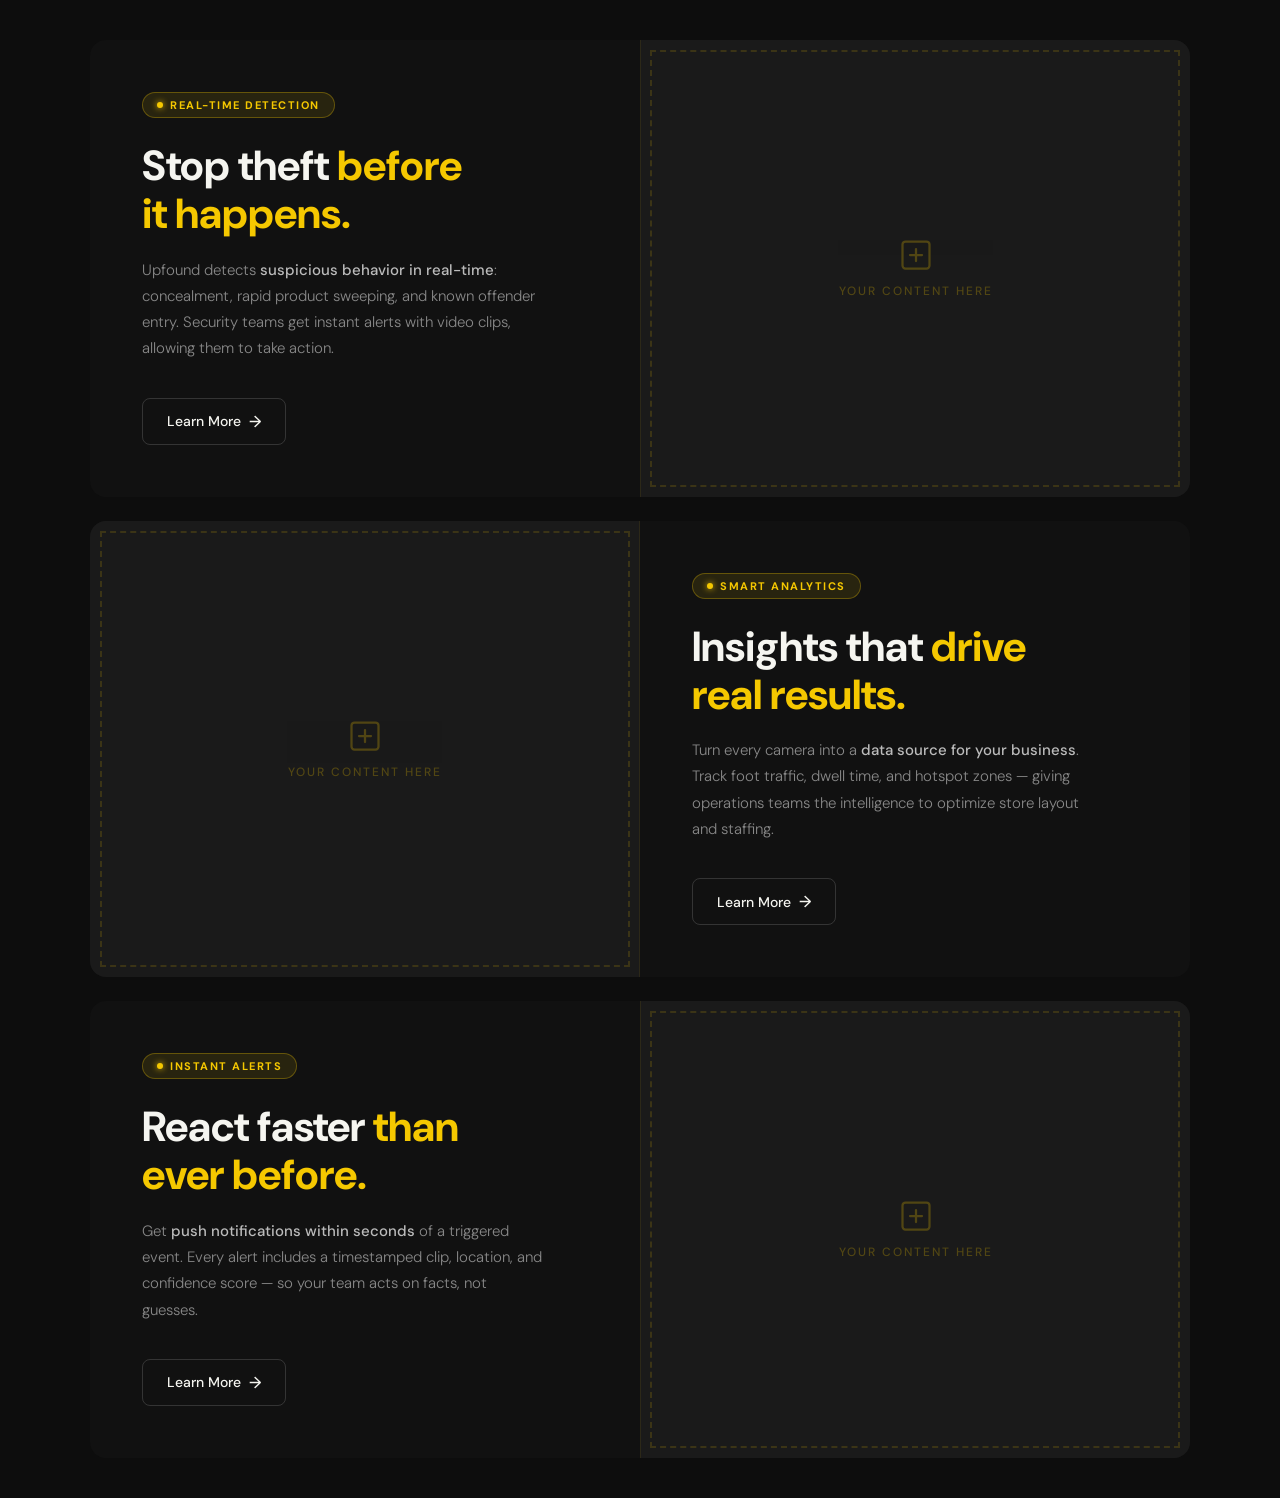
<file: upfound-section (1).html>
<!DOCTYPE html>
<html lang="en">
<head>
  <meta charset="UTF-8"/>
  <meta name="viewport" content="width=device-width, initial-scale=1.0"/>
  <title>Upfound – Section</title>
  <link href="https://fonts.googleapis.com/css2?family=DM+Sans:wght@300;400;500;600;700&display=swap" rel="stylesheet"/>
  <style>
    * { box-sizing: border-box; margin: 0; padding: 0; }

    body {
      background: #0D0D0D;
      font-family: 'DM Sans', sans-serif;
      display: flex;
      flex-direction: column;
      align-items: center;
      justify-content: center;
      min-height: 100vh;
      padding: 40px 20px;
      gap: 24px;
    }

    .section-wrapper {
      width: 100%;
      max-width: 1100px;
      background: #111111;
      border-radius: 16px;
      display: grid;
      grid-template-columns: 1fr 1fr;
      overflow: hidden;
      min-height: 320px;
    }

    /* LEFT CONTENT */
    .left {
      padding: 52px 52px;
      display: flex;
      flex-direction: column;
      justify-content: center;
      gap: 0;
    }

    .badge {
      display: inline-flex;
      align-items: center;
      gap: 7px;
      background: rgba(245,200,0,0.1);
      border: 1px solid rgba(245,200,0,0.3);
      border-radius: 100px;
      padding: 5px 14px;
      font-size: 11px;
      font-weight: 700;
      letter-spacing: 1.5px;
      text-transform: uppercase;
      color: #F5C800;
      width: fit-content;
      margin-bottom: 24px;
    }
    .badge-dot {
      width: 6px; height: 6px;
      background: #F5C800;
      border-radius: 50%;
      box-shadow: 0 0 6px #F5C800;
      animation: blink 2s ease infinite;
    }
    @keyframes blink {
      0%,100% { opacity: 1; }
      50% { opacity: 0.2; }
    }

    .headline {
      font-size: clamp(28px, 3.5vw, 42px);
      font-weight: 700;
      line-height: 1.15;
      color: #F5F5F0;
      margin-bottom: 18px;
    }
    .headline .highlight {
      color: #F5C800;
    }

    .description {
      font-size: 15px;
      line-height: 1.75;
      color: #888;
      font-weight: 300;
      max-width: 400px;
      margin-bottom: 36px;
    }
    .description strong {
      color: #bbb;
      font-weight: 500;
    }

    .btn-learn {
      display: inline-flex;
      align-items: center;
      gap: 8px;
      background: transparent;
      border: 1.5px solid rgba(255,255,255,0.15);
      color: #F5F5F0;
      padding: 12px 24px;
      border-radius: 8px;
      font-family: 'DM Sans', sans-serif;
      font-size: 14px;
      font-weight: 500;
      cursor: pointer;
      width: fit-content;
      transition: border-color 0.2s, color 0.2s, background 0.2s;
      text-decoration: none;
    }
    .btn-learn:hover {
      border-color: #F5C800;
      color: #F5C800;
      background: rgba(245,200,0,0.05);
    }
    .btn-learn .arrow {
      font-size: 16px;
      transition: transform 0.2s;
    }
    .btn-learn:hover .arrow { transform: translateX(4px); }

    /* RIGHT SLOT */
    .right {
      position: relative;
      background: #1A1A1A;
      border-left: 1px solid rgba(245,200,0,0.08);
      min-height: 320px;

      /* Dashed placeholder border for easy identification */
      outline: 2px dashed rgba(245,200,0,0.15);
      outline-offset: -12px;

      display: flex;
      align-items: center;
      justify-content: center;
    }

    /* Placeholder label — remove when adding content */
    .right-placeholder {
      display: flex;
      flex-direction: column;
      align-items: center;
      gap: 10px;
      opacity: 0.25;
      pointer-events: none;
      user-select: none;
    }
    .right-placeholder svg {
      width: 36px; height: 36px;
      stroke: #F5C800;
      fill: none;
      stroke-width: 1.5;
      stroke-linecap: round;
      stroke-linejoin: round;
    }
    .right-placeholder span {
      font-size: 12px;
      letter-spacing: 2px;
      text-transform: uppercase;
      color: #F5C800;
      font-weight: 500;
    }

    @media (max-width: 720px) {
      .section-wrapper { grid-template-columns: 1fr; }
      .left { padding: 36px 28px; }
      .right { min-height: 260px; border-left: none; border-top: 1px solid rgba(245,200,0,0.08); }
    }
  </style>
</head>
<body>

  <div class="section-wrapper">

    <!-- LEFT: Text content -->
    <div class="left">
      <div class="badge">
        <span class="badge-dot"></span>
        Real-Time Detection
      </div>

      <h2 class="headline">
        Stop theft <span class="highlight">before<br>it happens.</span>
      </h2>

      <p class="description">
        Upfound detects <strong>suspicious behavior in real-time</strong>: concealment,
        rapid product sweeping, and known offender entry. Security teams get
        instant alerts with video clips, allowing them to take action.
      </p>

      <a class="btn-learn" href="#">
        Learn More <span class="arrow">→</span>
      </a>
    </div>

    <!-- RIGHT: Empty slot — add your content here -->
    <div class="right">
      <!-- ↓↓↓ ใส่รูปหรือ component ที่ต้องการตรงนี้ ↓↓↓ -->

      <!-- Placeholder (ลบออกเมื่อใส่ content จริง) -->
      <div class="right-placeholder">
        <svg viewBox="0 0 24 24">
          <rect x="3" y="3" width="18" height="18" rx="2"/>
          <line x1="12" y1="8" x2="12" y2="16"/>
          <line x1="8" y1="12" x2="16" y2="12"/>
        </svg>
        <span>Your content here</span>
      </div>

    </div>

  </div>


  <!-- SECTION 2: slot ซ้าย, content ขวา -->
  <div class="section-wrapper">

    <!-- LEFT: Empty slot -->
    <div class="right" style="border-left:none; border-right: 1px solid rgba(245,200,0,0.08);">
      <!-- ↓↓↓ ใส่รูปหรือ component ที่ต้องการตรงนี้ ↓↓↓ -->

      <!-- Placeholder (ลบออกเมื่อใส่ content จริง) -->
      <div class="right-placeholder">
        <svg viewBox="0 0 24 24">
          <rect x="3" y="3" width="18" height="18" rx="2"/>
          <line x1="12" y1="8" x2="12" y2="16"/>
          <line x1="8" y1="12" x2="16" y2="12"/>
        </svg>
        <span>Your content here</span>
      </div>
    </div>

    <!-- RIGHT: Text content -->
    <div class="left">
      <div class="badge">
        <span class="badge-dot"></span>
        Smart Analytics
      </div>

      <h2 class="headline">
        Insights that <span class="highlight">drive<br>real results.</span>
      </h2>

      <p class="description">
        Turn every camera into a <strong>data source for your business</strong>. Track
        foot traffic, dwell time, and hotspot zones — giving operations teams
        the intelligence to optimize store layout and staffing.
      </p>

      <a class="btn-learn" href="#">
        Learn More <span class="arrow">→</span>
      </a>
    </div>

  </div>


  <!-- SECTION 3: content ซ้าย, slot ขวา -->
  <div class="section-wrapper">

    <!-- LEFT: Text content -->
    <div class="left">
      <div class="badge">
        <span class="badge-dot"></span>
        Instant Alerts
      </div>

      <h2 class="headline">
        React faster <span class="highlight">than<br>ever before.</span>
      </h2>

      <p class="description">
        Get <strong>push notifications within seconds</strong> of a triggered event.
        Every alert includes a timestamped clip, location, and confidence score —
        so your team acts on facts, not guesses.
      </p>

      <a class="btn-learn" href="#">
        Learn More <span class="arrow">→</span>
      </a>
    </div>

    <!-- RIGHT: Empty slot -->
    <div class="right">
      <!-- ↓↓↓ ใส่รูปหรือ component ที่ต้องการตรงนี้ ↓↓↓ -->

      <!-- Placeholder (ลบออกเมื่อใส่ content จริง) -->
      <div class="right-placeholder">
        <svg viewBox="0 0 24 24">
          <rect x="3" y="3" width="18" height="18" rx="2"/>
          <line x1="12" y1="8" x2="12" y2="16"/>
          <line x1="8" y1="12" x2="16" y2="12"/>
        </svg>
        <span>Your content here</span>
      </div>
    </div>

  </div>

</body>
</html>
</file>
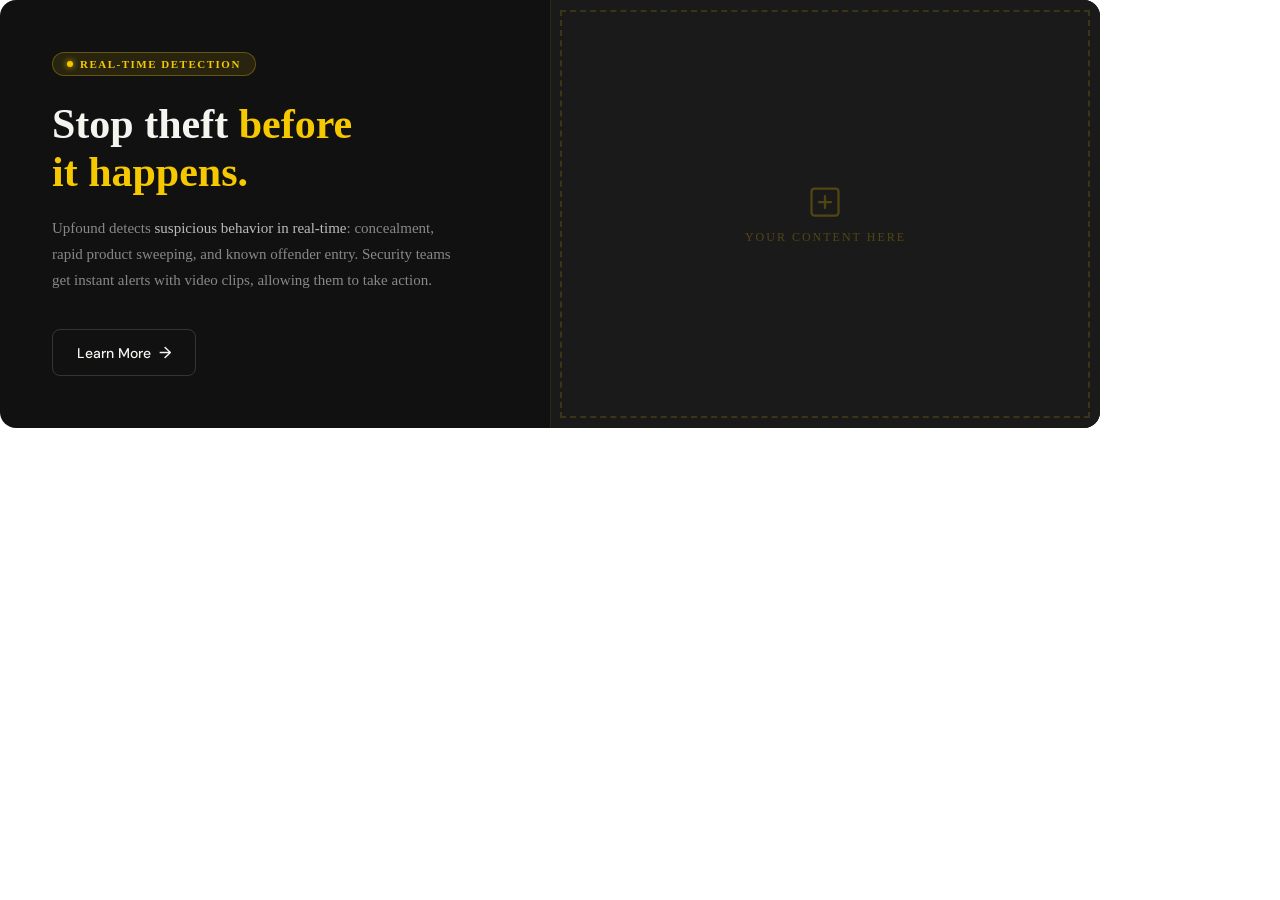
<file: upfound-section.html>
<!DOCTYPE html>
<html lang="en">
<head>
  <meta charset="UTF-8"/>
  <meta name="viewport" content="width=device-width, initial-scale=1.0"/>
  <title>Upfound – Section</title>
  <link href="https://fonts.googleapis.com/css2?family=DM+Sans:wght@300;400;500;600;700&display=swap" rel="stylesheet"/>
  <style>
    * { box-sizing: border-box; margin: 0; padding: 0; }
.feature-disclipe {
      background: #0D0D0D;
      font-family: 'DM Sans', sans-serif;
      display: flex;
      align-items: center;
      justify-content: center;
      min-height: 100vh;
      padding: 40px 20px;
    }

    .section-wrapper {
      width: 100%;
      max-width: 1100px;
      background: #111111;
      border-radius: 16px;
      display: grid;
      grid-template-columns: 1fr 1fr;
      overflow: hidden;
      min-height: 320px;
    }

    /* LEFT CONTENT */
    .left {
      padding: 52px 52px;
      display: flex;
      flex-direction: column;
      justify-content: center;
      gap: 0;
    }

    .badge {
      display: inline-flex;
      align-items: center;
      gap: 7px;
      background: rgba(245,200,0,0.1);
      border: 1px solid rgba(245,200,0,0.3);
      border-radius: 100px;
      padding: 5px 14px;
      font-size: 11px;
      font-weight: 700;
      letter-spacing: 1.5px;
      text-transform: uppercase;
      color: #F5C800;
      width: fit-content;
      margin-bottom: 24px;
    }
    .badge-dot {
      width: 6px; height: 6px;
      background: #F5C800;
      border-radius: 50%;
      box-shadow: 0 0 6px #F5C800;
      animation: blink 2s ease infinite;
    }
    @keyframes blink {
      0%,100% { opacity: 1; }
      50% { opacity: 0.2; }
    }

    .headline {
      font-size: clamp(28px, 3.5vw, 42px);
      font-weight: 700;
      line-height: 1.15;
      color: #F5F5F0;
      margin-bottom: 18px;
    }
    .headline .highlight {
      color: #F5C800;
    }

    .description {
      font-size: 15px;
      line-height: 1.75;
      color: #888;
      font-weight: 300;
      max-width: 400px;
      margin-bottom: 36px;
    }
    .description strong {
      color: #bbb;
      font-weight: 500;
    }

    .btn-learn {
      display: inline-flex;
      align-items: center;
      gap: 8px;
      background: transparent;
      border: 1.5px solid rgba(255,255,255,0.15);
      color: #F5F5F0;
      padding: 12px 24px;
      border-radius: 8px;
      font-family: 'DM Sans', sans-serif;
      font-size: 14px;
      font-weight: 500;
      cursor: pointer;
      width: fit-content;
      transition: border-color 0.2s, color 0.2s, background 0.2s;
      text-decoration: none;
    }
    .btn-learn:hover {
      border-color: #F5C800;
      color: #F5C800;
      background: rgba(245,200,0,0.05);
    }
    .btn-learn .arrow {
      font-size: 16px;
      transition: transform 0.2s;
    }
    .btn-learn:hover .arrow { transform: translateX(4px); }

    /* RIGHT SLOT */
    .right {
      position: relative;
      background: #1A1A1A;
      border-left: 1px solid rgba(245,200,0,0.08);
      min-height: 320px;

      /* Dashed placeholder border for easy identification */
      outline: 2px dashed rgba(245,200,0,0.15);
      outline-offset: -12px;

      display: flex;
      align-items: center;
      justify-content: center;
    }

    /* Placeholder label — remove when adding content */
    .right-placeholder {
      display: flex;
      flex-direction: column;
      align-items: center;
      gap: 10px;
      opacity: 0.25;
      pointer-events: none;
      user-select: none;
    }
    .right-placeholder svg {
      width: 36px; height: 36px;
      stroke: #F5C800;
      fill: none;
      stroke-width: 1.5;
      stroke-linecap: round;
      stroke-linejoin: round;
    }
    .right-placeholder span {
      font-size: 12px;
      letter-spacing: 2px;
      text-transform: uppercase;
      color: #F5C800;
      font-weight: 500;
    }

    @media (max-width: 720px) {
      .section-wrapper { grid-template-columns: 1fr; }
      .left { padding: 36px 28px; }
      .right { min-height: 260px; border-left: none; border-top: 1px solid rgba(245,200,0,0.08); }
    }
  </style>
</head>
<body>

  <div class="section-wrapper">

    <!-- LEFT: Text content -->
    <div class="left">
      <div class="badge">
        <span class="badge-dot"></span>
        Real-Time Detection
      </div>

      <h2 class="headline">
        Stop theft <span class="highlight">before<br>it happens.</span>
      </h2>

      <p class="description">
        Upfound detects <strong>suspicious behavior in real-time</strong>: concealment,
        rapid product sweeping, and known offender entry. Security teams get
        instant alerts with video clips, allowing them to take action.
      </p>

      <a class="btn-learn" href="#">
        Learn More <span class="arrow">→</span>
      </a>
    </div>

    <!-- RIGHT: Empty slot — add your content here -->
    <div class="right">
      <!-- ↓↓↓ ใส่รูปหรือ component ที่ต้องการตรงนี้ ↓↓↓ -->

      <!-- Placeholder (ลบออกเมื่อใส่ content จริง) -->
      <div class="right-placeholder">
        <svg viewBox="0 0 24 24">
          <rect x="3" y="3" width="18" height="18" rx="2"/>
          <line x1="12" y1="8" x2="12" y2="16"/>
          <line x1="8" y1="12" x2="16" y2="12"/>
        </svg>
        <span>Your content here</span>
      </div>

    </div>

  </div>

</body>
</html>
</file>
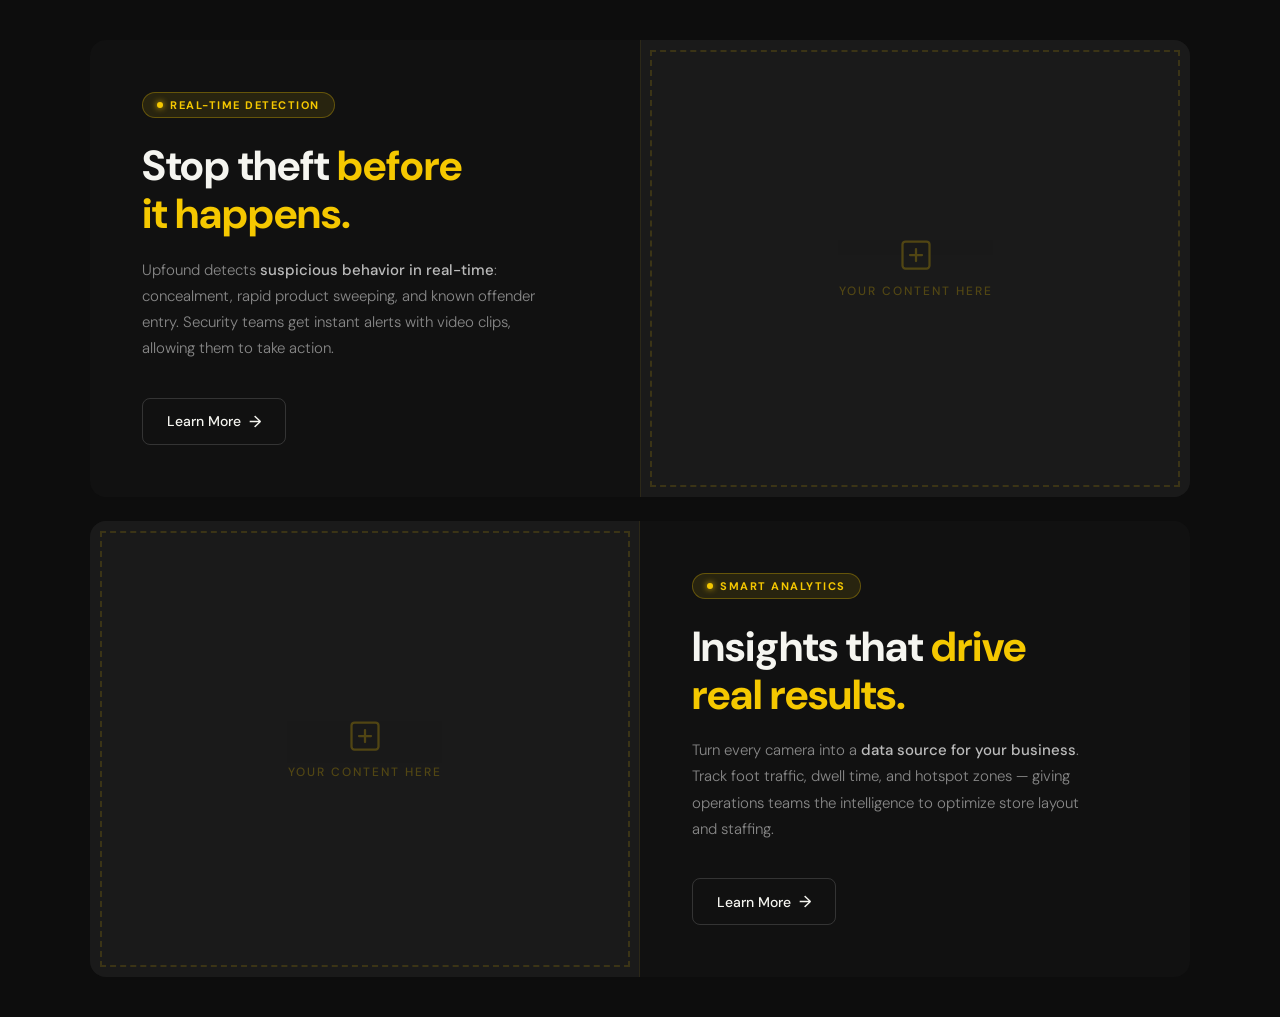
<file: upfound-section2.html>
<!DOCTYPE html>
<html lang="en">
<head>
  <meta charset="UTF-8"/>
  <meta name="viewport" content="width=device-width, initial-scale=1.0"/>
  <title>Upfound – Section</title>
  <link href="https://fonts.googleapis.com/css2?family=DM+Sans:wght@300;400;500;600;700&display=swap" rel="stylesheet"/>
  <style>
    * { box-sizing: border-box; margin: 0; padding: 0; }

    body {
      background: #0D0D0D;
      font-family: 'DM Sans', sans-serif;
      display: flex;
      flex-direction: column;
      align-items: center;
      justify-content: center;
      min-height: 100vh;
      padding: 40px 20px;
      gap: 24px;
    }

    .section-wrapper {
      width: 100%;
      max-width: 1100px;
      background: #111111;
      border-radius: 16px;
      display: grid;
      grid-template-columns: 1fr 1fr;
      overflow: hidden;
      min-height: 320px;
    }

    /* LEFT CONTENT */
    .left {
      padding: 52px 52px;
      display: flex;
      flex-direction: column;
      justify-content: center;
      gap: 0;
    }

    .badge {
      display: inline-flex;
      align-items: center;
      gap: 7px;
      background: rgba(245,200,0,0.1);
      border: 1px solid rgba(245,200,0,0.3);
      border-radius: 100px;
      padding: 5px 14px;
      font-size: 11px;
      font-weight: 700;
      letter-spacing: 1.5px;
      text-transform: uppercase;
      color: #F5C800;
      width: fit-content;
      margin-bottom: 24px;
    }
    .badge-dot {
      width: 6px; height: 6px;
      background: #F5C800;
      border-radius: 50%;
      box-shadow: 0 0 6px #F5C800;
      animation: blink 2s ease infinite;
    }
    @keyframes blink {
      0%,100% { opacity: 1; }
      50% { opacity: 0.2; }
    }

    .headline {
      font-size: clamp(28px, 3.5vw, 42px);
      font-weight: 700;
      line-height: 1.15;
      color: #F5F5F0;
      margin-bottom: 18px;
    }
    .headline .highlight {
      color: #F5C800;
    }

    .description {
      font-size: 15px;
      line-height: 1.75;
      color: #888;
      font-weight: 300;
      max-width: 400px;
      margin-bottom: 36px;
    }
    .description strong {
      color: #bbb;
      font-weight: 500;
    }

    .btn-learn {
      display: inline-flex;
      align-items: center;
      gap: 8px;
      background: transparent;
      border: 1.5px solid rgba(255,255,255,0.15);
      color: #F5F5F0;
      padding: 12px 24px;
      border-radius: 8px;
      font-family: 'DM Sans', sans-serif;
      font-size: 14px;
      font-weight: 500;
      cursor: pointer;
      width: fit-content;
      transition: border-color 0.2s, color 0.2s, background 0.2s;
      text-decoration: none;
    }
    .btn-learn:hover {
      border-color: #F5C800;
      color: #F5C800;
      background: rgba(245,200,0,0.05);
    }
    .btn-learn .arrow {
      font-size: 16px;
      transition: transform 0.2s;
    }
    .btn-learn:hover .arrow { transform: translateX(4px); }

    /* RIGHT SLOT */
    .right {
      position: relative;
      background: #1A1A1A;
      border-left: 1px solid rgba(245,200,0,0.08);
      min-height: 320px;

      /* Dashed placeholder border for easy identification */
      outline: 2px dashed rgba(245,200,0,0.15);
      outline-offset: -12px;

      display: flex;
      align-items: center;
      justify-content: center;
    }

    /* Placeholder label — remove when adding content */
    .right-placeholder {
      display: flex;
      flex-direction: column;
      align-items: center;
      gap: 10px;
      opacity: 0.25;
      pointer-events: none;
      user-select: none;
    }
    .right-placeholder svg {
      width: 36px; height: 36px;
      stroke: #F5C800;
      fill: none;
      stroke-width: 1.5;
      stroke-linecap: round;
      stroke-linejoin: round;
    }
    .right-placeholder span {
      font-size: 12px;
      letter-spacing: 2px;
      text-transform: uppercase;
      color: #F5C800;
      font-weight: 500;
    }

    @media (max-width: 720px) {
      .section-wrapper { grid-template-columns: 1fr; }
      .left { padding: 36px 28px; }
      .right { min-height: 260px; border-left: none; border-top: 1px solid rgba(245,200,0,0.08); }
    }
  </style>
</head>
<body>

  <div class="section-wrapper">

    <!-- LEFT: Text content -->
    <div class="left">
      <div class="badge">
        <span class="badge-dot"></span>
        Real-Time Detection
      </div>

      <h2 class="headline">
        Stop theft <span class="highlight">before<br>it happens.</span>
      </h2>

      <p class="description">
        Upfound detects <strong>suspicious behavior in real-time</strong>: concealment,
        rapid product sweeping, and known offender entry. Security teams get
        instant alerts with video clips, allowing them to take action.
      </p>

      <a class="btn-learn" href="#">
        Learn More <span class="arrow">→</span>
      </a>
    </div>

    <!-- RIGHT: Empty slot — add your content here -->
    <div class="right">
      <!-- ↓↓↓ ใส่รูปหรือ component ที่ต้องการตรงนี้ ↓↓↓ -->

      <!-- Placeholder (ลบออกเมื่อใส่ content จริง) -->
      <div class="right-placeholder">
        <svg viewBox="0 0 24 24">
          <rect x="3" y="3" width="18" height="18" rx="2"/>
          <line x1="12" y1="8" x2="12" y2="16"/>
          <line x1="8" y1="12" x2="16" y2="12"/>
        </svg>
        <span>Your content here</span>
      </div>

    </div>

  </div>


  <!-- SECTION 2: slot ซ้าย, content ขวา -->
  <div class="section-wrapper">

    <!-- LEFT: Empty slot -->
    <div class="right" style="border-left:none; border-right: 1px solid rgba(245,200,0,0.08);">
      <!-- ↓↓↓ ใส่รูปหรือ component ที่ต้องการตรงนี้ ↓↓↓ -->

      <!-- Placeholder (ลบออกเมื่อใส่ content จริง) -->
      <div class="right-placeholder">
        <svg viewBox="0 0 24 24">
          <rect x="3" y="3" width="18" height="18" rx="2"/>
          <line x1="12" y1="8" x2="12" y2="16"/>
          <line x1="8" y1="12" x2="16" y2="12"/>
        </svg>
        <span>Your content here</span>
      </div>
    </div>

    <!-- RIGHT: Text content -->
    <div class="left">
      <div class="badge">
        <span class="badge-dot"></span>
        Smart Analytics
      </div>

      <h2 class="headline">
        Insights that <span class="highlight">drive<br>real results.</span>
      </h2>

      <p class="description">
        Turn every camera into a <strong>data source for your business</strong>. Track
        foot traffic, dwell time, and hotspot zones — giving operations teams
        the intelligence to optimize store layout and staffing.
      </p>

      <a class="btn-learn" href="#">
        Learn More <span class="arrow">→</span>
      </a>
    </div>

  </div>

</body>
</html>
</file>
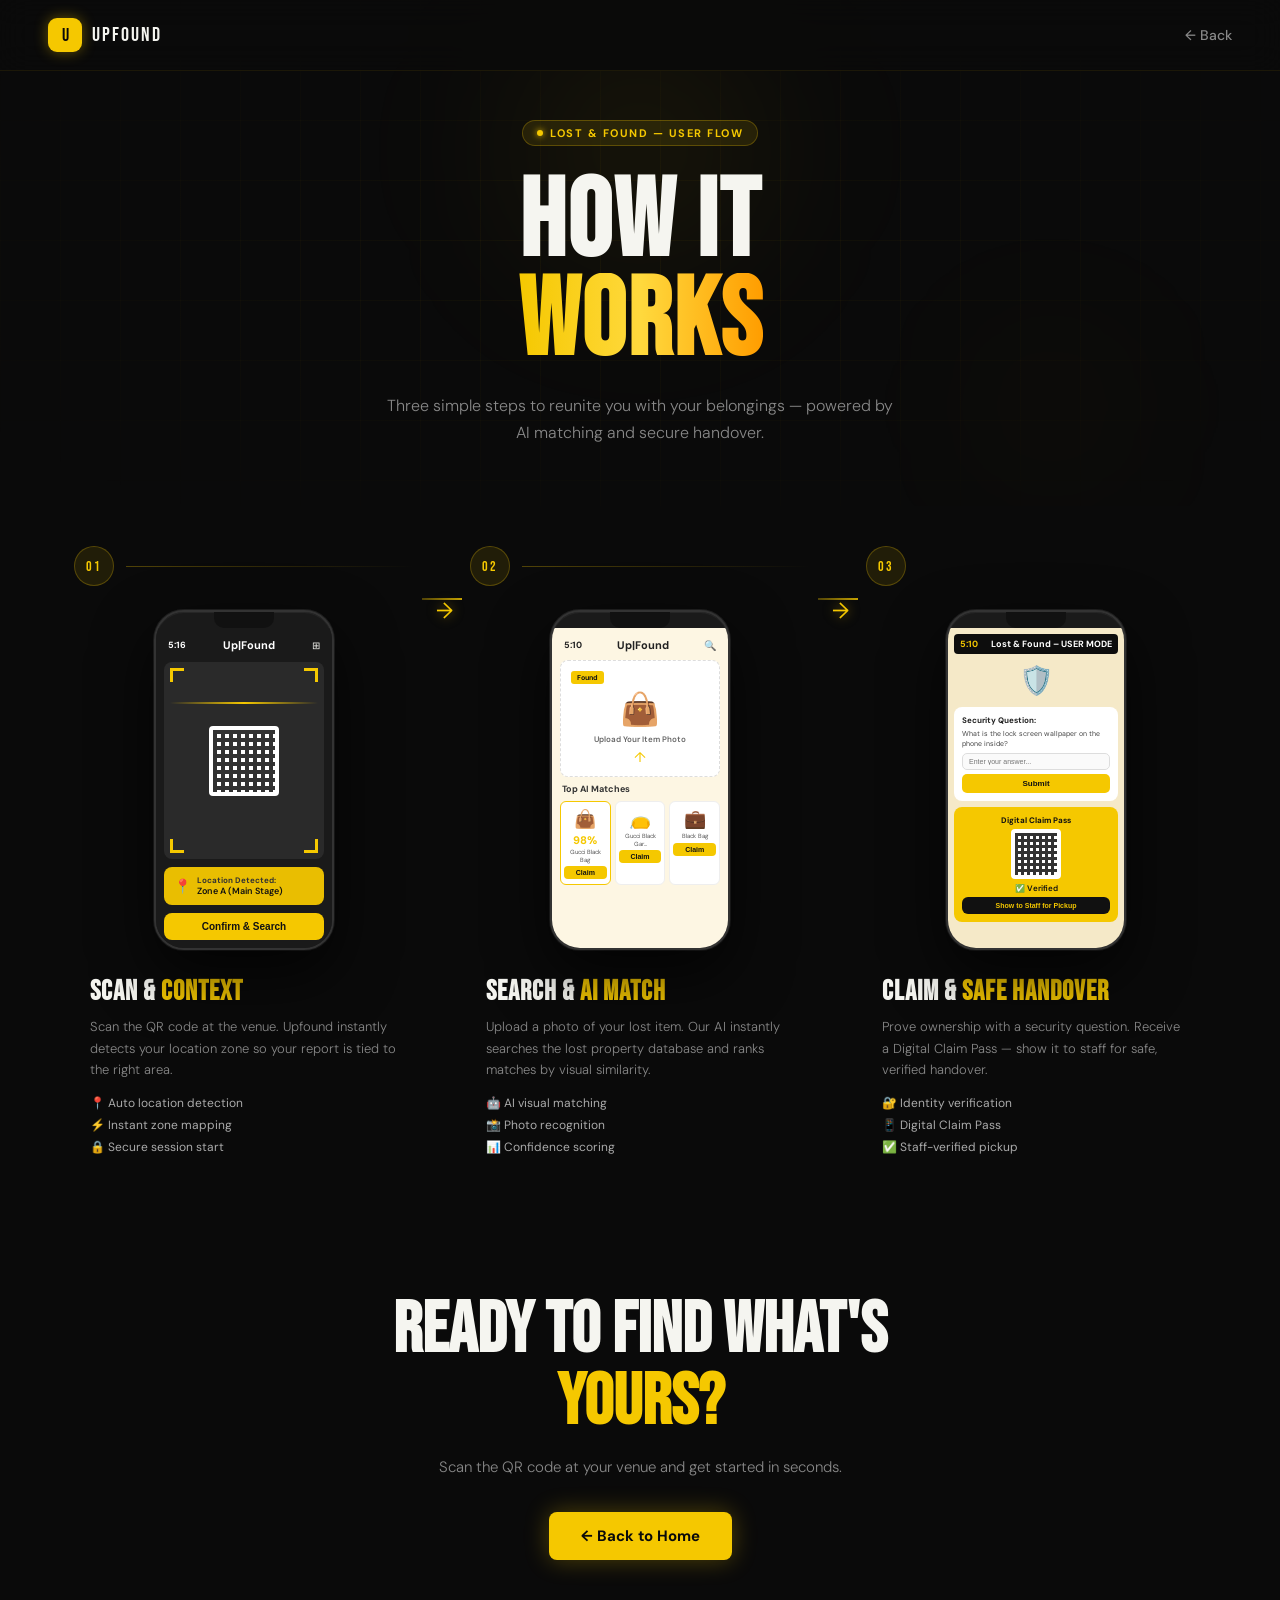
<file: User.html>
<!DOCTYPE html>
<html lang="en">
<head>
  <meta charset="UTF-8"/>
  <meta name="viewport" content="width=device-width, initial-scale=1.0"/>
  <title>How It Works – Upfound</title>
  <link href="https://fonts.googleapis.com/css2?family=Bebas+Neue&family=DM+Sans:wght@300;400;500;600;700&display=swap" rel="stylesheet"/>
  <link rel="stylesheet" href="how-it-works.css"/>
</head>
<body>

  <!-- NAV -->
  <nav>
    <a class="nav-logo" href="index.html">
      <div class="logo-icon">U</div>
      <span class="logo-text">Upfound</span>
    </a>
    <a class="nav-back" href="index.html">← Back</a>
  </nav>

  <!-- HERO -->
  <section class="hero">
    <div class="hero-bg-grid"></div>
    <div class="blob blob-1"></div>
    <div class="blob blob-2"></div>

    <div class="badge">
      <span class="badge-dot"></span>
      Lost &amp; Found — User Flow
    </div>

    <h1 class="hero-title">
      <span class="line-white">How it</span>
      <span class="line-yellow">Works</span>
    </h1>
    <p class="hero-sub">Three simple steps to reunite you with your belongings — powered by AI matching and secure handover.</p>
  </section>

  <!-- FLOW SECTION -->
  <section class="flow">
    <div class="flow-inner">

      <!-- STEP 1 -->
      <div class="step-block" style="--delay:0s">
        <div class="step-header">
          <div class="step-num">01</div>
          <div class="step-connector"></div>
        </div>
        <div class="step-card">
          <div class="phone-wrap">
            <div class="phone-frame">
              <div class="phone-notch"></div>
              <div class="phone-screen screen-1">
                <!-- Mock scan screen -->
                <div class="screen-topbar">
                  <span class="screen-time">5:16</span>
                  <span class="screen-title">Up|Found</span>
                  <span class="screen-icon">⊞</span>
                </div>
                <div class="scan-area">
                  <div class="scan-corner tl"></div>
                  <div class="scan-corner tr"></div>
                  <div class="scan-corner bl"></div>
                  <div class="scan-corner br"></div>
                  <div class="scan-line"></div>
                  <div class="qr-mock">
                    <div class="qr-grid"></div>
                  </div>
                </div>
                <div class="location-pill">
                  <span class="loc-icon">📍</span>
                  <div>
                    <div class="loc-label">Location Detected:</div>
                    <div class="loc-val">Zone A (Main Stage)</div>
                  </div>
                </div>
                <button class="screen-btn">Confirm &amp; Search</button>
              </div>
            </div>
          </div>
          <div class="step-info">
            <h2 class="step-title">Scan &amp; <span>Context</span></h2>
            <p class="step-desc">Scan the QR code at the venue. Upfound instantly detects your location zone so your report is tied to the right area.</p>
            <ul class="step-features">
              <li>📍 Auto location detection</li>
              <li>⚡ Instant zone mapping</li>
              <li>🔒 Secure session start</li>
            </ul>
          </div>
        </div>
      </div>

      <!-- ARROW -->
      <div class="flow-arrow" style="--delay:0.15s">
        <div class="arrow-line"></div>
        <div class="arrow-head">→</div>
      </div>

      <!-- STEP 2 -->
      <div class="step-block" style="--delay:0.2s">
        <div class="step-header">
          <div class="step-num">02</div>
          <div class="step-connector"></div>
        </div>
        <div class="step-card">
          <div class="phone-wrap">
            <div class="phone-frame">
              <div class="phone-notch"></div>
              <div class="phone-screen screen-2">
                <div class="screen-topbar">
                  <span class="screen-time">5:10</span>
                  <span class="screen-title">Up|Found</span>
                  <span class="screen-icon">🔍</span>
                </div>
                <div class="upload-zone">
                  <div class="found-tag">Found</div>
                  <div class="bag-placeholder">👜</div>
                  <div class="upload-sub">Upload Your Item Photo</div>
                  <div class="upload-icon">↑</div>
                </div>
                <div class="matches-label">Top AI Matches</div>
                <div class="matches-row">
                  <div class="match-card match-top">
                    <div class="match-img">👜</div>
                    <div class="match-pct">98%</div>
                    <div class="match-name">Gucci Black Bag</div>
                    <button class="claim-btn">Claim</button>
                  </div>
                  <div class="match-card">
                    <div class="match-img">👝</div>
                    <div class="match-name">Gucci Black Gar...</div>
                    <button class="claim-btn">Claim</button>
                  </div>
                  <div class="match-card">
                    <div class="match-img">💼</div>
                    <div class="match-name">Black Bag</div>
                    <button class="claim-btn">Claim</button>
                  </div>
                </div>
              </div>
            </div>
          </div>
          <div class="step-info">
            <h2 class="step-title">Search &amp; <span>AI Match</span></h2>
            <p class="step-desc">Upload a photo of your lost item. Our AI instantly searches the lost property database and ranks matches by visual similarity.</p>
            <ul class="step-features">
              <li>🤖 AI visual matching</li>
              <li>📸 Photo recognition</li>
              <li>📊 Confidence scoring</li>
            </ul>
          </div>
        </div>
      </div>

      <!-- ARROW -->
      <div class="flow-arrow" style="--delay:0.35s">
        <div class="arrow-line"></div>
        <div class="arrow-head">→</div>
      </div>

      <!-- STEP 3 -->
      <div class="step-block" style="--delay:0.4s">
        <div class="step-header">
          <div class="step-num">03</div>
        </div>
        <div class="step-card">
          <div class="phone-wrap">
            <div class="phone-frame">
              <div class="phone-notch"></div>
              <div class="phone-screen screen-3">
                <div class="screen-topbar dark-bar">
                  <span class="screen-time" style="color:#F5C800">5:10</span>
                  <span class="screen-title" style="color:#fff;font-size:9px">Lost &amp; Found – USER MODE</span>
                </div>
                <div class="shield-icon">🛡️</div>
                <div class="security-box">
                  <div class="sec-label">Security Question:</div>
                  <div class="sec-q">What is the lock screen wallpaper on the phone inside?</div>
                  <input class="sec-input" placeholder="Enter your answer..." readonly/>
                  <button class="submit-btn">Submit</button>
                </div>
                <div class="claim-pass">
                  <div class="pass-label">Digital Claim Pass</div>
                  <div class="pass-qr">
                    <div class="mini-qr"></div>
                  </div>
                  <div class="verified-badge">✅ Verified</div>
                  <button class="pickup-btn">Show to Staff for Pickup</button>
                </div>
              </div>
            </div>
          </div>
          <div class="step-info">
            <h2 class="step-title">Claim &amp; <span>Safe Handover</span></h2>
            <p class="step-desc">Prove ownership with a security question. Receive a Digital Claim Pass — show it to staff for safe, verified handover.</p>
            <ul class="step-features">
              <li>🔐 Identity verification</li>
              <li>📱 Digital Claim Pass</li>
              <li>✅ Staff-verified pickup</li>
            </ul>
          </div>
        </div>
      </div>

    </div>
  </section>

  <!-- CTA -->
  <section class="cta">
    <div class="cta-inner">
      <h2 class="cta-title">Ready to find what's <span>yours?</span></h2>
      <p class="cta-sub">Scan the QR code at your venue and get started in seconds.</p>
      <a class="cta-btn" href="index.html">← Back to Home</a>
    </div>
  </section>

  <script>
    // Scroll reveal
    const observer = new IntersectionObserver((entries) => {
      entries.forEach(e => {
        if (e.isIntersecting) {
          e.target.classList.add('visible');
        }
      });
    }, { threshold: 0.1 });

    document.querySelectorAll('.step-block, .flow-arrow').forEach(el => {
      observer.observe(el);
    });
  </script>
</body>
</html>
</file>
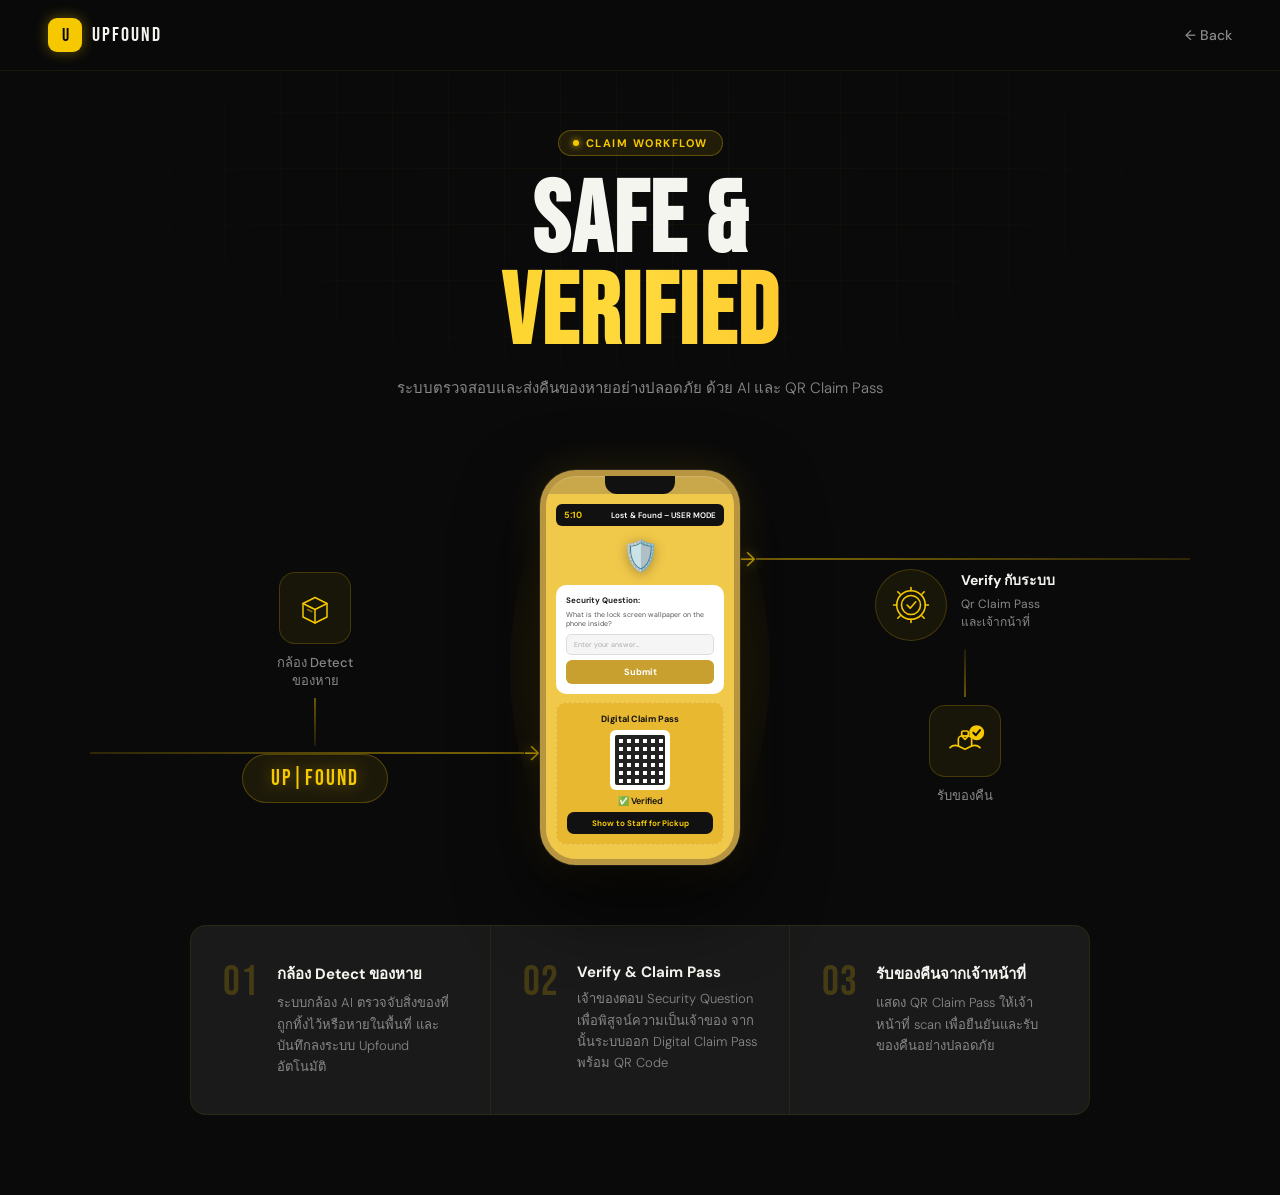
<file: workflow.html>
<!DOCTYPE html>
<html lang="en">
<head>
  <meta charset="UTF-8"/>
  <meta name="viewport" content="width=device-width, initial-scale=1.0"/>
  <title>Workflow – Upfound</title>
  <link href="https://fonts.googleapis.com/css2?family=Bebas+Neue&family=DM+Sans:wght@300;400;500;600;700&display=swap" rel="stylesheet"/>
  <link rel="stylesheet" href="workflow.css"/>
</head>
<body>

  <!-- NAV -->
  <nav>
    <a class="nav-logo" href="index.html">
      <div class="logo-icon">U</div>
      <span class="logo-text">Upfound</span>
    </a>
    <a class="nav-back" href="index.html">← Back</a>
  </nav>

  <!-- HERO -->
  <section class="hero">
    <div class="badge"><span class="badge-dot"></span>Claim Workflow</div>
    <h1 class="hero-title">
      <span class="white">Safe &amp;</span>
      <span class="yellow">Verified</span>
    </h1>
    <p class="hero-sub">ระบบตรวจสอบและส่งคืนของหายอย่างปลอดภัย ด้วย AI และ QR Claim Pass</p>
  </section>

  <!-- WORKFLOW DIAGRAM -->
  <section class="workflow">
    <div class="wf-wrap">

      <!-- LEFT COLUMN -->
      <div class="wf-col left-col">

        <!-- Node: กล้อง Detect -->
        <div class="wf-node node-detect" data-aos>
          <div class="node-icon">
            <svg viewBox="0 0 48 48" fill="none" stroke="currentColor" stroke-width="2" stroke-linecap="round" stroke-linejoin="round">
              <!-- Box -->
              <path d="M8 18 L24 10 L40 18 L40 36 L24 44 L8 36 Z"/>
              <path d="M8 18 L24 26 L40 18"/>
              <path d="M24 26 L24 44"/>
              <!-- Scan lines -->
              <line x1="14" y1="21" x2="20" y2="24" opacity="0.5"/>
              <line x1="14" y1="26" x2="20" y2="29" opacity="0.5"/>
            </svg>
          </div>
          <div class="node-label">กล้อง Detect<br/>ของหาย</div>
        </div>

        <!-- Connector down -->
        <div class="connector-v" data-aos></div>

        <!-- Node: Upfound -->
        <div class="wf-node node-upfound" data-aos>
          <div class="node-brand">Up|Found</div>
        </div>

        <!-- Connector arrow right → center -->
        <div class="connector-h-right" data-aos>
          <div class="conn-line"></div>
          <div class="conn-arrow">→</div>
        </div>

      </div>

      <!-- CENTER: Phone -->
      <div class="wf-center" data-aos>
        <div class="phone-frame">
          <div class="phone-notch"></div>
          <div class="phone-screen">

            <div class="ps-topbar">
              <span class="ps-time">5:10</span>
              <span class="ps-title">Lost &amp; Found – USER MODE</span>
            </div>

            <div class="ps-shield">🛡️</div>

            <div class="ps-security">
              <div class="ps-sec-title">Security Question:</div>
              <div class="ps-sec-q">What is the lock screen wallpaper on the phone inside?</div>
              <div class="ps-input">Enter your answer...</div>
              <div class="ps-submit-btn">Submit</div>
            </div>

            <div class="ps-claim-pass">
              <div class="ps-pass-label">Digital Claim Pass</div>
              <div class="ps-qr">
                <div class="mini-qr"></div>
              </div>
              <div class="ps-verified">✅ Verified</div>
              <div class="ps-pickup-btn">Show to Staff for Pickup</div>
            </div>

          </div>
        </div>

        <!-- Glow ring -->
        <div class="phone-glow"></div>
      </div>

      <!-- RIGHT COLUMN -->
      <div class="wf-col right-col">

        <!-- Connector arrow left ← center -->
        <div class="connector-h-left" data-aos>
          <div class="conn-arrow">→</div>
          <div class="conn-line"></div>
        </div>

        <!-- Node: Verify -->
        <div class="wf-node node-verify" data-aos>
          <div class="node-icon verify-icon">
            <svg viewBox="0 0 48 48" fill="none" stroke="currentColor" stroke-width="2" stroke-linecap="round" stroke-linejoin="round">
              <circle cx="24" cy="24" r="18"/>
              <circle cx="24" cy="24" r="12"/>
              <polyline points="19,24 23,28 30,20"/>
              <!-- Gear teeth -->
              <path d="M24 6 L24 2" /><path d="M24 46 L24 42"/>
              <path d="M6 24 L2 24"/><path d="M46 24 L42 24"/>
              <path d="M10.1 10.1 L7.3 7.3"/><path d="M40.7 40.7 L37.9 37.9"/>
              <path d="M37.9 10.1 L40.7 7.3"/><path d="M7.3 40.7 L10.1 37.9"/>
            </svg>
          </div>
          <div class="node-text">
            <div class="node-title">Verify กับระบบ</div>
            <div class="node-sub">Qr Claim Pass<br/>และเจ้ากน้าที่</div>
          </div>
        </div>

        <!-- Connector down -->
        <div class="connector-v right-v" data-aos></div>

        <!-- Node: รับของคืน -->
        <div class="wf-node node-receive" data-aos>
          <div class="node-icon receive-icon">
            <svg viewBox="0 0 48 48" fill="none" stroke="currentColor" stroke-width="2" stroke-linecap="round" stroke-linejoin="round">
              <!-- Handshake / package -->
              <path d="M6 32 C6 32 10 28 16 30 L24 34 L32 30 C38 28 42 32 42 32"/>
              <path d="M16 30 L16 22 C16 20 18 18 20 18 L28 18 C30 18 32 20 32 22 L32 30"/>
              <rect x="20" y="12" width="8" height="6" rx="2"/>
              <polyline points="20,18 24,22 28,18"/>
              <!-- Check badge -->
              <circle cx="38" cy="14" r="8" fill="#F5C800" stroke="#F5C800"/>
              <polyline points="34,14 37,17 42,11" stroke="#111" stroke-width="2.5"/>
            </svg>
          </div>
          <div class="node-label">รับของคืน</div>
        </div>

      </div>

    </div>
  </section>

  <!-- STEPS LEGEND -->
  <section class="steps-legend">
    <div class="legend-inner">
      <div class="legend-item" data-aos>
        <div class="legend-num">01</div>
        <div class="legend-text">
          <div class="legend-title">กล้อง Detect ของหาย</div>
          <div class="legend-desc">ระบบกล้อง AI ตรวจจับสิ่งของที่ถูกทิ้งไว้หรือหายในพื้นที่ และบันทึกลงระบบ Upfound อัตโนมัติ</div>
        </div>
      </div>
      <div class="legend-divider"></div>
      <div class="legend-item" data-aos>
        <div class="legend-num">02</div>
        <div class="legend-text">
          <div class="legend-title">Verify & Claim Pass</div>
          <div class="legend-desc">เจ้าของตอบ Security Question เพื่อพิสูจน์ความเป็นเจ้าของ จากนั้นระบบออก Digital Claim Pass พร้อม QR Code</div>
        </div>
      </div>
      <div class="legend-divider"></div>
      <div class="legend-item" data-aos>
        <div class="legend-num">03</div>
        <div class="legend-text">
          <div class="legend-title">รับของคืนจากเจ้าหน้าที่</div>
          <div class="legend-desc">แสดง QR Claim Pass ให้เจ้าหน้าที่ scan เพื่อยืนยันและรับของคืนอย่างปลอดภัย</div>
        </div>
      </div>
    </div>
  </section>

  <script>
    const observer = new IntersectionObserver(entries => {
      entries.forEach(e => { if (e.isIntersecting) e.target.classList.add('aos-in'); });
    }, { threshold: 0.15 });
    document.querySelectorAll('[data-aos]').forEach(el => observer.observe(el));
  </script>
</body>
</html>
</file>
<file: how-it-works.css>
:root {
  --yellow: #F5C800;
  --yellow-soft: #FFD93D;
  --black: #0A0A0A;
  --dark: #111111;
  --dark2: #1A1A1A;
  --gray: #888;
  --white: #F5F5F0;
}

*, *::before, *::after { box-sizing: border-box; margin: 0; padding: 0; }
html { scroll-behavior: smooth; }

body {
  background: var(--black);
  color: var(--white);
  font-family: 'DM Sans', sans-serif;
  overflow-x: hidden;
}

/* ── NAV ── */
nav {
  position: fixed; top: 0; left: 0; right: 0; z-index: 500;
  display: flex; align-items: center; justify-content: space-between;
  padding: 18px 48px;
  background: rgba(10,10,10,0.9);
  backdrop-filter: blur(16px);
  border-bottom: 1px solid rgba(245,200,0,0.08);
}
.nav-logo { display: flex; align-items: center; gap: 10px; text-decoration: none; }
.logo-icon {
  width: 34px; height: 34px; background: var(--yellow); border-radius: 9px;
  display: flex; align-items: center; justify-content: center;
  font-family: 'Bebas Neue', sans-serif; font-size: 18px; color: var(--black);
  box-shadow: 0 0 14px rgba(245,200,0,0.4);
}
.logo-text { font-family: 'Bebas Neue', sans-serif; font-size: 20px; color: var(--white); letter-spacing: 2px; }
.nav-back {
  color: var(--gray); text-decoration: none; font-size: 14px; font-weight: 500;
  transition: color 0.2s;
}
.nav-back:hover { color: var(--yellow); }

/* ── HERO ── */
.hero {
  min-height: 52vh;
  display: flex; flex-direction: column; align-items: center; justify-content: center;
  text-align: center;
  padding: 120px 24px 60px;
  position: relative; overflow: hidden;
}
.hero-bg-grid {
  position: absolute; inset: 0;
  background-image:
    linear-gradient(rgba(245,200,0,0.04) 1px, transparent 1px),
    linear-gradient(90deg, rgba(245,200,0,0.04) 1px, transparent 1px);
  background-size: 60px 60px;
  mask-image: radial-gradient(ellipse 80% 80% at 50% 50%, black 10%, transparent 80%);
}
.blob {
  position: absolute; border-radius: 50%; filter: blur(80px); pointer-events: none;
  animation: blobFloat 8s ease-in-out infinite alternate;
}
.blob-1 {
  width: 400px; height: 300px;
  background: radial-gradient(circle, rgba(245,200,0,0.1) 0%, transparent 70%);
  top: 0; left: 50%; transform: translateX(-50%);
}
.blob-2 {
  width: 200px; height: 200px;
  background: radial-gradient(circle, rgba(245,200,0,0.06) 0%, transparent 70%);
  bottom: 0; right: 10%; animation-duration: 11s;
}
@keyframes blobFloat {
  from { transform: translateY(0) scale(1); }
  to   { transform: translateY(-20px) scale(1.04); }
}

.badge {
  display: inline-flex; align-items: center; gap: 7px;
  background: rgba(245,200,0,0.1); border: 1px solid rgba(245,200,0,0.25);
  border-radius: 100px; padding: 5px 14px;
  font-size: 11px; font-weight: 700; letter-spacing: 1.5px;
  text-transform: uppercase; color: var(--yellow);
  margin-bottom: 28px;
  animation: fadeUp 0.5s ease forwards;
}
.badge-dot {
  width: 6px; height: 6px; background: var(--yellow);
  border-radius: 50%; box-shadow: 0 0 6px var(--yellow);
  animation: pulse 2s ease infinite;
}
@keyframes pulse { 0%,100%{opacity:1;} 50%{opacity:0.2;} }

.hero-title {
  font-family: 'Bebas Neue', sans-serif;
  font-size: clamp(60px, 10vw, 110px);
  line-height: 0.9; letter-spacing: 2px; margin-bottom: 20px;
  animation: fadeUp 0.6s ease forwards 0.1s; opacity: 0;
}
.line-white { display: block; color: var(--white); }
.line-yellow {
  display: block;
  background: linear-gradient(90deg, var(--yellow), var(--yellow-soft), #FF9D00);
  -webkit-background-clip: text; -webkit-text-fill-color: transparent; background-clip: text;
}
.hero-sub {
  max-width: 520px; font-size: 16px; line-height: 1.7; color: var(--gray);
  font-weight: 300;
  animation: fadeUp 0.6s ease forwards 0.2s; opacity: 0;
}

@keyframes fadeUp {
  from { opacity: 0; transform: translateY(20px); }
  to   { opacity: 1; transform: translateY(0); }
}

/* ── FLOW ── */
.flow { padding: 40px 24px 80px; }
.flow-inner {
  max-width: 1200px; margin: 0 auto;
  display: flex; align-items: flex-start; justify-content: center;
  gap: 0; flex-wrap: wrap;
}

/* Step block */
.step-block {
  flex: 1; min-width: 280px; max-width: 340px;
  opacity: 0; transform: translateY(30px);
  transition: opacity 0.6s ease var(--delay), transform 0.6s ease var(--delay);
}
.step-block.visible { opacity: 1; transform: translateY(0); }

.step-header {
  display: flex; align-items: center; gap: 12px; margin-bottom: 24px;
}
.step-num {
  font-family: 'Bebas Neue', sans-serif; font-size: 14px; letter-spacing: 2px;
  color: var(--yellow);
  width: 40px; height: 40px; border-radius: 50%;
  background: rgba(245,200,0,0.1); border: 1px solid rgba(245,200,0,0.25);
  display: flex; align-items: center; justify-content: center;
  flex-shrink: 0;
}
.step-connector {
  flex: 1; height: 1px;
  background: linear-gradient(90deg, rgba(245,200,0,0.3), transparent);
}

.step-card {
  display: flex; flex-direction: column; align-items: center; gap: 28px;
  padding: 0 12px;
}

/* ── PHONE ── */
.phone-wrap { position: relative; }
.phone-frame {
  width: 180px;
  background: #1a1a1a;
  border-radius: 30px;
  border: 2px solid #333;
  overflow: hidden;
  box-shadow: 0 24px 60px rgba(0,0,0,0.7), 0 0 0 1px #222, inset 0 1px 0 rgba(255,255,255,0.05);
  position: relative;
}
.phone-notch {
  width: 60px; height: 16px; background: #111;
  border-radius: 0 0 10px 10px; margin: 0 auto;
  position: relative; z-index: 2;
}
.phone-screen {
  padding: 8px;
  background: #f5e9c8;
  min-height: 320px;
  display: flex; flex-direction: column; gap: 8px;
}

/* Screen topbar */
.screen-topbar {
  display: flex; align-items: center; justify-content: space-between;
  padding: 2px 4px;
}
.screen-time { font-size: 9px; font-weight: 700; color: #222; }
.screen-title { font-size: 11px; font-weight: 700; color: #222; }
.screen-icon { font-size: 10px; }

/* Screen 1 — scan */
.screen-1 { background: #1a1a1a; }
.screen-1 .screen-time, .screen-1 .screen-title { color: #fff; }
.scan-area {
  position: relative; flex: 1;
  background: #2a2a2a; border-radius: 8px;
  display: flex; align-items: center; justify-content: center;
  min-height: 140px;
}
.scan-corner {
  position: absolute; width: 14px; height: 14px;
  border-color: var(--yellow); border-style: solid; border-width: 0;
}
.scan-corner.tl { top: 6px; left: 6px; border-top-width: 3px; border-left-width: 3px; }
.scan-corner.tr { top: 6px; right: 6px; border-top-width: 3px; border-right-width: 3px; }
.scan-corner.bl { bottom: 6px; left: 6px; border-bottom-width: 3px; border-left-width: 3px; }
.scan-corner.br { bottom: 6px; right: 6px; border-bottom-width: 3px; border-right-width: 3px; }
.scan-line {
  position: absolute; left: 6px; right: 6px; height: 2px;
  background: linear-gradient(90deg, transparent, var(--yellow), transparent);
  animation: scanMove 2s ease-in-out infinite;
  top: 20%;
}
@keyframes scanMove {
  0%   { top: 15%; }
  50%  { top: 75%; }
  100% { top: 15%; }
}
.qr-mock {
  width: 70px; height: 70px; background: #fff;
  border-radius: 4px; padding: 4px;
}
.qr-grid {
  width: 100%; height: 100%;
  background-image:
    repeating-linear-gradient(#000 0, #000 4px, transparent 4px, transparent 8px),
    repeating-linear-gradient(90deg, #000 0, #000 4px, transparent 4px, transparent 8px);
  opacity: 0.8;
}
.location-pill {
  background: rgba(245,200,0,0.95); border-radius: 8px; padding: 8px 10px;
  display: flex; align-items: center; gap: 6px;
}
.loc-icon { font-size: 14px; }
.loc-label { font-size: 8px; font-weight: 700; color: #333; }
.loc-val { font-size: 9px; font-weight: 600; color: #111; }
.screen-btn {
  background: var(--yellow); color: #111; border: none;
  border-radius: 8px; padding: 8px; font-size: 10px; font-weight: 700;
  cursor: pointer; width: 100%;
}

/* Screen 2 — search */
.screen-2 { background: #fdf6e3; gap: 6px; }
.upload-zone {
  background: #fff; border-radius: 8px; padding: 10px;
  display: flex; flex-direction: column; align-items: center; gap: 4px;
  border: 1px dashed #ddd;
}
.found-tag {
  background: var(--yellow); color: #111; font-size: 7px; font-weight: 700;
  padding: 2px 6px; border-radius: 3px; align-self: flex-start;
}
.bag-placeholder { font-size: 32px; }
.upload-sub { font-size: 8px; color: #666; font-weight: 600; }
.upload-icon { font-size: 14px; color: var(--yellow); }
.matches-label { font-size: 9px; font-weight: 700; color: #333; padding: 0 2px; }
.matches-row { display: flex; gap: 4px; }
.match-card {
  flex: 1; background: #fff; border-radius: 6px; padding: 5px 3px;
  display: flex; flex-direction: column; align-items: center; gap: 2px;
  border: 1px solid #eee;
}
.match-top { border: 1.5px solid var(--yellow); }
.match-img { font-size: 18px; }
.match-pct { font-size: 11px; font-weight: 800; color: var(--yellow); }
.match-name { font-size: 6px; color: #555; text-align: center; line-height: 1.2; }
.claim-btn {
  background: var(--yellow); color: #111; border: none;
  border-radius: 4px; padding: 3px 6px; font-size: 7px; font-weight: 700;
  cursor: pointer; width: 100%;
}

/* Screen 3 — claim */
.screen-3 { background: #f5e9c8; gap: 6px; padding: 6px; }
.dark-bar { background: #0D0D0D; border-radius: 4px; padding: 4px 6px; }
.shield-icon { font-size: 28px; text-align: center; margin: 2px 0; }
.security-box {
  background: #fff; border-radius: 8px; padding: 8px; display: flex;
  flex-direction: column; gap: 4px;
}
.sec-label { font-size: 8px; font-weight: 700; color: #222; }
.sec-q { font-size: 7px; color: #444; line-height: 1.4; }
.sec-input {
  border: 1px solid #ddd; border-radius: 5px; padding: 4px 6px;
  font-size: 7px; color: #aaa; width: 100%; background: #fafafa;
}
.submit-btn {
  background: var(--yellow); color: #111; border: none;
  border-radius: 5px; padding: 5px; font-size: 8px; font-weight: 700;
  cursor: pointer;
}
.claim-pass {
  background: var(--yellow); border-radius: 8px; padding: 8px;
  display: flex; flex-direction: column; align-items: center; gap: 4px;
}
.pass-label { font-size: 8px; font-weight: 700; color: #111; }
.pass-qr {
  width: 50px; height: 50px; background: #fff; border-radius: 4px; padding: 4px;
}
.mini-qr {
  width: 100%; height: 100%;
  background-image:
    repeating-linear-gradient(#333 0, #333 3px, transparent 3px, transparent 6px),
    repeating-linear-gradient(90deg, #333 0, #333 3px, transparent 3px, transparent 6px);
}
.verified-badge { font-size: 8px; font-weight: 600; color: #111; }
.pickup-btn {
  background: #111; color: var(--yellow); border: none;
  border-radius: 6px; padding: 5px 8px; font-size: 7px; font-weight: 700;
  cursor: pointer; width: 100%; text-align: center;
}

/* Step info */
.step-info { padding: 0 4px; }
.step-title {
  font-family: 'Bebas Neue', sans-serif;
  font-size: 28px; letter-spacing: 1px; line-height: 1;
  color: var(--white); margin-bottom: 10px;
}
.step-title span { color: var(--yellow); }
.step-desc { font-size: 13px; line-height: 1.65; color: var(--gray); font-weight: 300; margin-bottom: 14px; }
.step-features { list-style: none; display: flex; flex-direction: column; gap: 6px; }
.step-features li { font-size: 12px; color: #aaa; font-weight: 400; }

/* ── FLOW ARROW ── */
.flow-arrow {
  display: flex; flex-direction: column; align-items: center; justify-content: center;
  padding: 0 8px; padding-top: 52px;
  opacity: 0; transform: translateX(-10px);
  transition: opacity 0.5s ease var(--delay), transform 0.5s ease var(--delay);
}
.flow-arrow.visible { opacity: 1; transform: translateX(0); }
.arrow-line {
  width: 40px; height: 2px;
  background: linear-gradient(90deg, rgba(245,200,0,0.3), rgba(245,200,0,0.8));
}
.arrow-head {
  font-size: 22px; color: var(--yellow); line-height: 1;
  margin-left: 4px;
  filter: drop-shadow(0 0 6px rgba(245,200,0,0.5));
}

/* ── CTA ── */
.cta { padding: 60px 24px 80px; text-align: center; }
.cta-inner { max-width: 600px; margin: 0 auto; }
.cta-title {
  font-family: 'Bebas Neue', sans-serif;
  font-size: clamp(40px, 6vw, 72px); line-height: 1;
  margin-bottom: 16px; color: var(--white);
}
.cta-title span { color: var(--yellow); }
.cta-sub { font-size: 15px; color: var(--gray); font-weight: 300; margin-bottom: 32px; line-height: 1.7; }
.cta-btn {
  display: inline-flex; align-items: center; gap: 8px;
  background: var(--yellow); color: var(--black);
  border: none; border-radius: 8px; padding: 14px 32px;
  font-family: 'DM Sans', sans-serif; font-size: 15px; font-weight: 700;
  text-decoration: none; cursor: pointer;
  transition: transform 0.2s, box-shadow 0.2s;
  box-shadow: 0 0 24px rgba(245,200,0,0.3);
}
.cta-btn:hover { transform: translateY(-2px); box-shadow: 0 8px 32px rgba(245,200,0,0.4); }

/* ── RESPONSIVE ── */
@media (max-width: 900px) {
  .flow-inner { flex-direction: column; align-items: center; gap: 32px; }
  .flow-arrow { flex-direction: row; padding: 0; transform: rotate(90deg); }
  .step-block { max-width: 100%; width: 100%; }
  .step-card { flex-direction: row; align-items: flex-start; gap: 24px; }
  nav { padding: 16px 20px; }
}
@media (max-width: 600px) {
  .step-card { flex-direction: column; align-items: center; }
  .flow-arrow { transform: none; }
  .flow-inner { gap: 24px; }
}
</file>
<file: workflow.css>
:root {
  --yellow: #F5C800;
  --yellow-soft: #FFD93D;
  --black: #0A0A0A;
  --dark: #111;
  --dark2: #1A1A1A;
  --gray: #888;
  --white: #F5F5F0;
}
*, *::before, *::after { box-sizing: border-box; margin: 0; padding: 0; }
html { scroll-behavior: smooth; }
body {
  background: var(--black);
  color: var(--white);
  font-family: 'DM Sans', sans-serif;
  min-height: 100vh;
  overflow-x: hidden;
}

/* ── NAV ── */
nav {
  position: fixed; top: 0; left: 0; right: 0; z-index: 500;
  display: flex; align-items: center; justify-content: space-between;
  padding: 18px 48px;
  background: rgba(10,10,10,0.92);
  backdrop-filter: blur(16px);
  border-bottom: 1px solid rgba(245,200,0,0.08);
}
.nav-logo { display: flex; align-items: center; gap: 10px; text-decoration: none; }
.logo-icon {
  width: 34px; height: 34px; background: var(--yellow); border-radius: 9px;
  display: flex; align-items: center; justify-content: center;
  font-family: 'Bebas Neue', sans-serif; font-size: 18px; color: var(--black);
  box-shadow: 0 0 14px rgba(245,200,0,0.4);
}
.logo-text {
  font-family: 'Bebas Neue', sans-serif; font-size: 20px;
  color: var(--white); letter-spacing: 2px;
}
.nav-back {
  color: var(--gray); text-decoration: none; font-size: 14px; font-weight: 500;
  transition: color 0.2s;
}
.nav-back:hover { color: var(--yellow); }

/* ── HERO ── */
.hero {
  padding: 130px 24px 48px;
  text-align: center;
  position: relative;
}
.hero::before {
  content: '';
  position: absolute; inset: 0;
  background-image:
    linear-gradient(rgba(245,200,0,0.04) 1px, transparent 1px),
    linear-gradient(90deg, rgba(245,200,0,0.04) 1px, transparent 1px);
  background-size: 56px 56px;
  mask-image: radial-gradient(ellipse 70% 80% at 50% 40%, black, transparent 80%);
}
.badge {
  display: inline-flex; align-items: center; gap: 7px;
  background: rgba(245,200,0,0.1); border: 1px solid rgba(245,200,0,0.3);
  border-radius: 100px; padding: 5px 14px;
  font-size: 11px; font-weight: 700; letter-spacing: 1.5px; text-transform: uppercase;
  color: var(--yellow); margin-bottom: 20px;
  animation: fadeUp 0.5s ease forwards;
}
.badge-dot {
  width: 6px; height: 6px; background: var(--yellow); border-radius: 50%;
  box-shadow: 0 0 6px var(--yellow);
  animation: blink 2s ease infinite;
}
@keyframes blink { 0%,100%{opacity:1;} 50%{opacity:0.2;} }

.hero-title {
  font-family: 'Bebas Neue', sans-serif;
  font-size: clamp(56px, 9vw, 100px);
  line-height: 0.92; letter-spacing: 2px;
  margin-bottom: 16px;
  animation: fadeUp 0.6s ease forwards 0.1s; opacity: 0;
}
.hero-title .white { display: block; color: var(--white); }
.hero-title .yellow {
  display: block;
  background: linear-gradient(90deg, var(--yellow), var(--yellow-soft), #FF9D00);
  -webkit-background-clip: text; -webkit-text-fill-color: transparent; background-clip: text;
}
.hero-sub {
  font-size: 15px; color: var(--gray); font-weight: 300; line-height: 1.7;
  animation: fadeUp 0.6s ease forwards 0.2s; opacity: 0;
}
@keyframes fadeUp {
  from { opacity: 0; transform: translateY(18px); }
  to   { opacity: 1; transform: translateY(0); }
}

/* ── WORKFLOW ── */
.workflow {
  padding: 20px 24px 60px;
  display: flex; justify-content: center;
}
.wf-wrap {
  display: flex; align-items: center; justify-content: center;
  gap: 0; max-width: 1100px; width: 100%;
  position: relative;
}

/* Columns */
.wf-col {
  display: flex; flex-direction: column; align-items: center;
  gap: 0; flex: 1;
}

/* ── AOS (scroll reveal) ── */
[data-aos] {
  opacity: 0; transform: translateY(16px);
  transition: opacity 0.55s ease, transform 0.55s ease;
}
[data-aos].aos-in { opacity: 1; transform: translateY(0); }

/* ── NODES ── */
.wf-node {
  display: flex; flex-direction: column; align-items: center; gap: 10px;
  text-align: center;
}

/* Detect box node */
.node-detect .node-icon {
  width: 72px; height: 72px;
  background: rgba(245,200,0,0.06);
  border: 1.5px solid rgba(245,200,0,0.2);
  border-radius: 16px;
  display: flex; align-items: center; justify-content: center;
  color: var(--yellow);
  transition: border-color 0.3s, background 0.3s;
}
.node-detect .node-icon svg { width: 36px; height: 36px; }
.node-detect .node-icon:hover {
  background: rgba(245,200,0,0.12);
  border-color: rgba(245,200,0,0.5);
}
.node-label {
  font-size: 13px; color: var(--gray); font-weight: 500; line-height: 1.4;
}

/* Upfound brand pill */
.node-upfound {
  background: rgba(245,200,0,0.08);
  border: 1.5px solid rgba(245,200,0,0.25);
  border-radius: 100px;
  padding: 10px 28px;
}
.node-brand {
  font-family: 'Bebas Neue', sans-serif;
  font-size: 22px; letter-spacing: 2px; color: var(--yellow);
  filter: drop-shadow(0 0 8px rgba(245,200,0,0.4));
}

/* Verify node */
.node-verify {
  flex-direction: row; gap: 14px; text-align: left; align-items: flex-start;
}
.verify-icon {
  width: 72px; height: 72px; flex-shrink: 0;
  background: rgba(245,200,0,0.06);
  border: 1.5px solid rgba(245,200,0,0.2);
  border-radius: 50%;
  display: flex; align-items: center; justify-content: center;
  color: var(--yellow);
}
.verify-icon svg { width: 38px; height: 38px; }
.node-title { font-size: 14px; font-weight: 700; color: var(--white); margin-bottom: 4px; }
.node-sub { font-size: 12px; color: var(--gray); line-height: 1.5; }

/* Receive node */
.node-receive { flex-direction: column; align-items: center; }
.receive-icon {
  width: 72px; height: 72px;
  background: rgba(245,200,0,0.06);
  border: 1.5px solid rgba(245,200,0,0.2);
  border-radius: 16px;
  display: flex; align-items: center; justify-content: center;
  color: var(--yellow);
}
.receive-icon svg { width: 40px; height: 40px; }

/* ── CONNECTORS ── */
.connector-v {
  width: 2px; height: 48px;
  background: linear-gradient(180deg, rgba(245,200,0,0.4), rgba(245,200,0,0.1));
  margin: 8px 0;
}
.right-v {
  background: linear-gradient(180deg, rgba(245,200,0,0.1), rgba(245,200,0,0.4));
}

.connector-h-right {
  display: flex; align-items: center; gap: 0;
  width: 100%; margin-top: -60px;
}
.connector-h-left {
  display: flex; align-items: center; gap: 0;
  width: 100%; margin-top: 20px;
}
.conn-line {
  flex: 1; height: 2px;
  background: linear-gradient(90deg, rgba(245,200,0,0.15), rgba(245,200,0,0.5));
}
.connector-h-left .conn-line {
  background: linear-gradient(90deg, rgba(245,200,0,0.5), rgba(245,200,0,0.15));
}
.conn-arrow {
  font-size: 20px; color: var(--yellow);
  filter: drop-shadow(0 0 6px rgba(245,200,0,0.6));
  line-height: 1;
}

/* ── CENTER PHONE ── */
.wf-center {
  position: relative; z-index: 10;
  display: flex; flex-direction: column; align-items: center;
  flex-shrink: 0;
}
.phone-glow {
  position: absolute; inset: -30px;
  background: radial-gradient(circle, rgba(245,200,0,0.12) 0%, transparent 70%);
  border-radius: 50%; pointer-events: none; z-index: -1;
  animation: glowPulse 3s ease-in-out infinite;
}
@keyframes glowPulse {
  0%,100% { opacity: 0.8; transform: scale(1); }
  50%      { opacity: 1;   transform: scale(1.05); }
}

.phone-frame {
  width: 200px;
  background: #c8a84b;
  border-radius: 36px;
  border: 6px solid #b89540;
  overflow: hidden;
  box-shadow:
    0 0 0 1px rgba(255,255,255,0.08),
    0 32px 80px rgba(0,0,0,0.8),
    0 0 40px rgba(245,200,0,0.15),
    inset 0 1px 0 rgba(255,255,255,0.15);
}
.phone-notch {
  width: 70px; height: 18px; background: #111;
  border-radius: 0 0 12px 12px; margin: 0 auto;
}
.phone-screen {
  background: #f0c84a;
  padding: 10px 10px 14px;
  display: flex; flex-direction: column; gap: 8px;
}

/* Screen topbar */
.ps-topbar {
  display: flex; align-items: center; justify-content: space-between;
  background: #111; border-radius: 6px; padding: 5px 8px;
}
.ps-time { font-size: 9px; font-weight: 700; color: var(--yellow); }
.ps-title { font-size: 8px; font-weight: 600; color: #fff; }

.ps-shield {
  font-size: 30px; text-align: center; margin: 2px 0;
  filter: drop-shadow(0 2px 6px rgba(0,0,0,0.3));
}

/* Security box */
.ps-security {
  background: #fff; border-radius: 10px; padding: 10px;
  display: flex; flex-direction: column; gap: 5px;
}
.ps-sec-title { font-size: 8px; font-weight: 700; color: #222; }
.ps-sec-q { font-size: 7px; color: #555; line-height: 1.4; }
.ps-input {
  background: #f5f5f5; border: 1px solid #ddd; border-radius: 5px;
  padding: 5px 7px; font-size: 7px; color: #aaa;
}
.ps-submit-btn {
  background: #c8a030; color: #fff; border-radius: 6px;
  padding: 6px; font-size: 9px; font-weight: 700; text-align: center;
}

/* Claim pass */
.ps-claim-pass {
  background: #e8b830; border-radius: 10px; padding: 10px;
  display: flex; flex-direction: column; align-items: center; gap: 5px;
  border: 1.5px dashed rgba(255,255,255,0.3);
}
.ps-pass-label { font-size: 9px; font-weight: 700; color: #111; }
.ps-qr {
  width: 60px; height: 60px; background: #fff;
  border-radius: 6px; padding: 5px;
}
.mini-qr {
  width: 100%; height: 100%;
  background-image:
    repeating-linear-gradient(#222 0, #222 4px, transparent 4px, transparent 8px),
    repeating-linear-gradient(90deg, #222 0, #222 4px, transparent 4px, transparent 8px);
  border-radius: 2px;
}
.ps-verified { font-size: 9px; font-weight: 600; color: #111; }
.ps-pickup-btn {
  background: #111; color: var(--yellow);
  border-radius: 7px; padding: 6px 10px;
  font-size: 8px; font-weight: 700; text-align: center; width: 100%;
}

/* ── STEPS LEGEND ── */
.steps-legend {
  padding: 0 24px 80px;
}
.legend-inner {
  max-width: 900px; margin: 0 auto;
  background: var(--dark2);
  border: 1px solid rgba(245,200,0,0.08);
  border-radius: 16px;
  display: flex;
  overflow: hidden;
}
.legend-item {
  flex: 1; padding: 36px 32px;
  display: flex; gap: 18px; align-items: flex-start;
  opacity: 0; transform: translateY(16px);
  transition: opacity 0.55s ease, transform 0.55s ease;
}
.legend-item.aos-in { opacity: 1; transform: translateY(0); }
.legend-num {
  font-family: 'Bebas Neue', sans-serif;
  font-size: 42px; line-height: 1; letter-spacing: 1px;
  color: rgba(245,200,0,0.2); flex-shrink: 0;
}
.legend-title { font-size: 15px; font-weight: 700; color: var(--white); margin-bottom: 6px; }
.legend-desc { font-size: 13px; color: var(--gray); line-height: 1.65; font-weight: 300; }
.legend-divider {
  width: 1px; background: rgba(245,200,0,0.08); flex-shrink: 0;
}

/* ── RESPONSIVE ── */
@media (max-width: 800px) {
  .wf-wrap { flex-direction: column; align-items: center; gap: 20px; }
  .wf-col { flex-direction: row; flex: unset; width: 100%; justify-content: space-around; }
  .connector-h-right, .connector-h-left { display: none; }
  .connector-v { width: 48px; height: 2px; background: linear-gradient(90deg, rgba(245,200,0,0.4), rgba(245,200,0,0.1)); }
  .legend-inner { flex-direction: column; }
  .legend-divider { width: 100%; height: 1px; }
  nav { padding: 16px 20px; }
}
</file>
